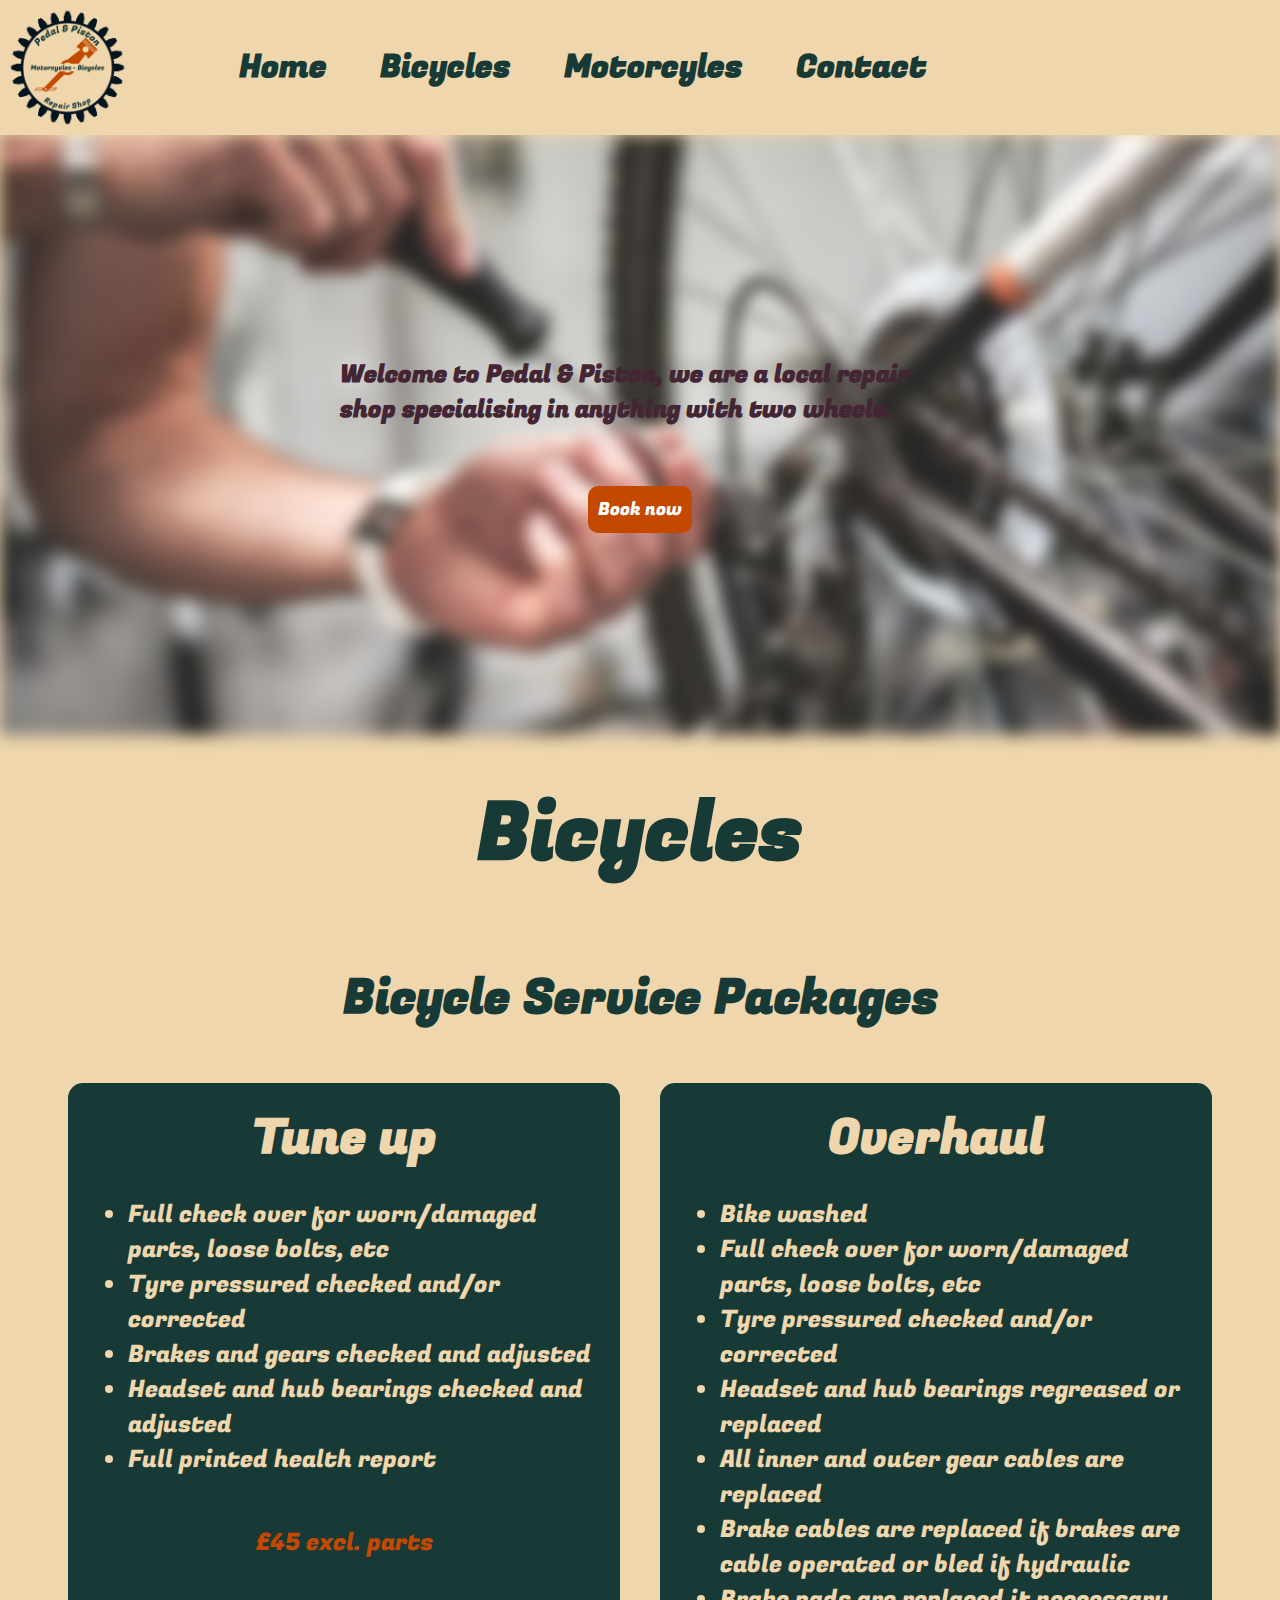
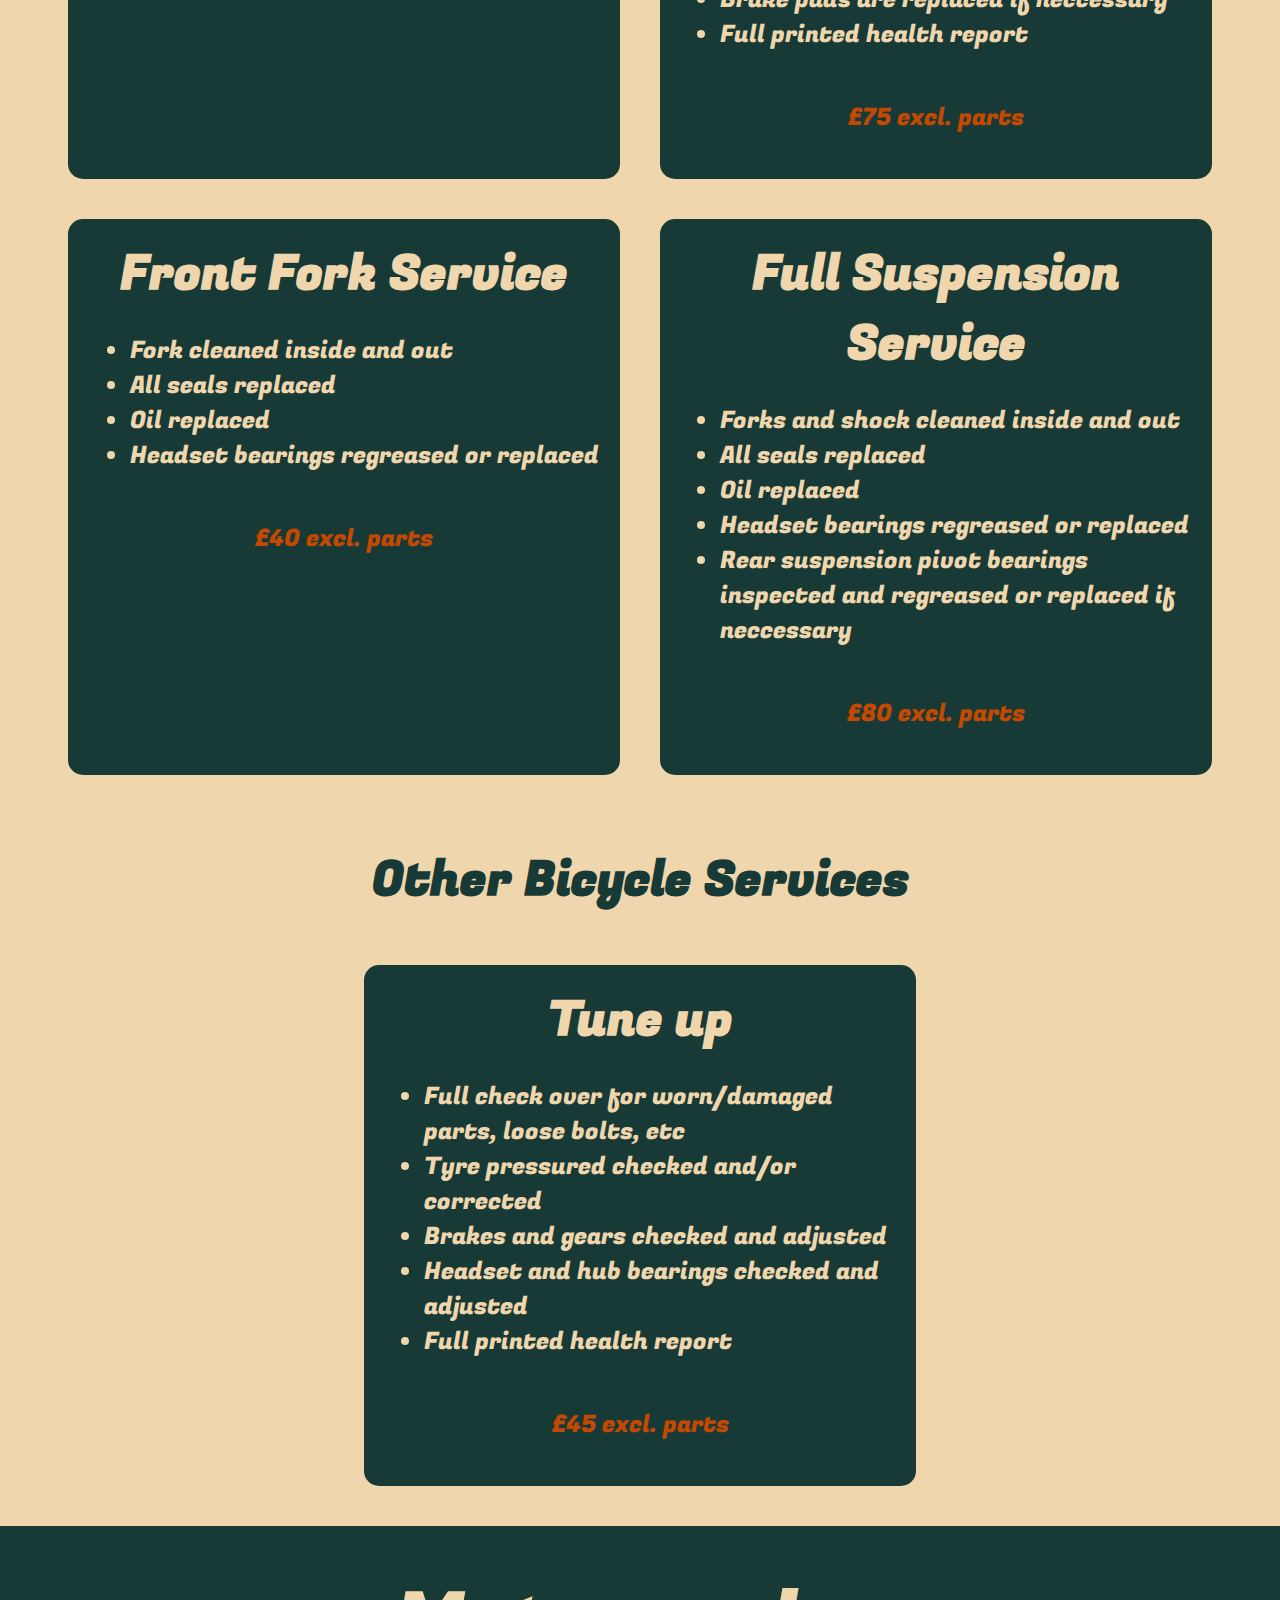
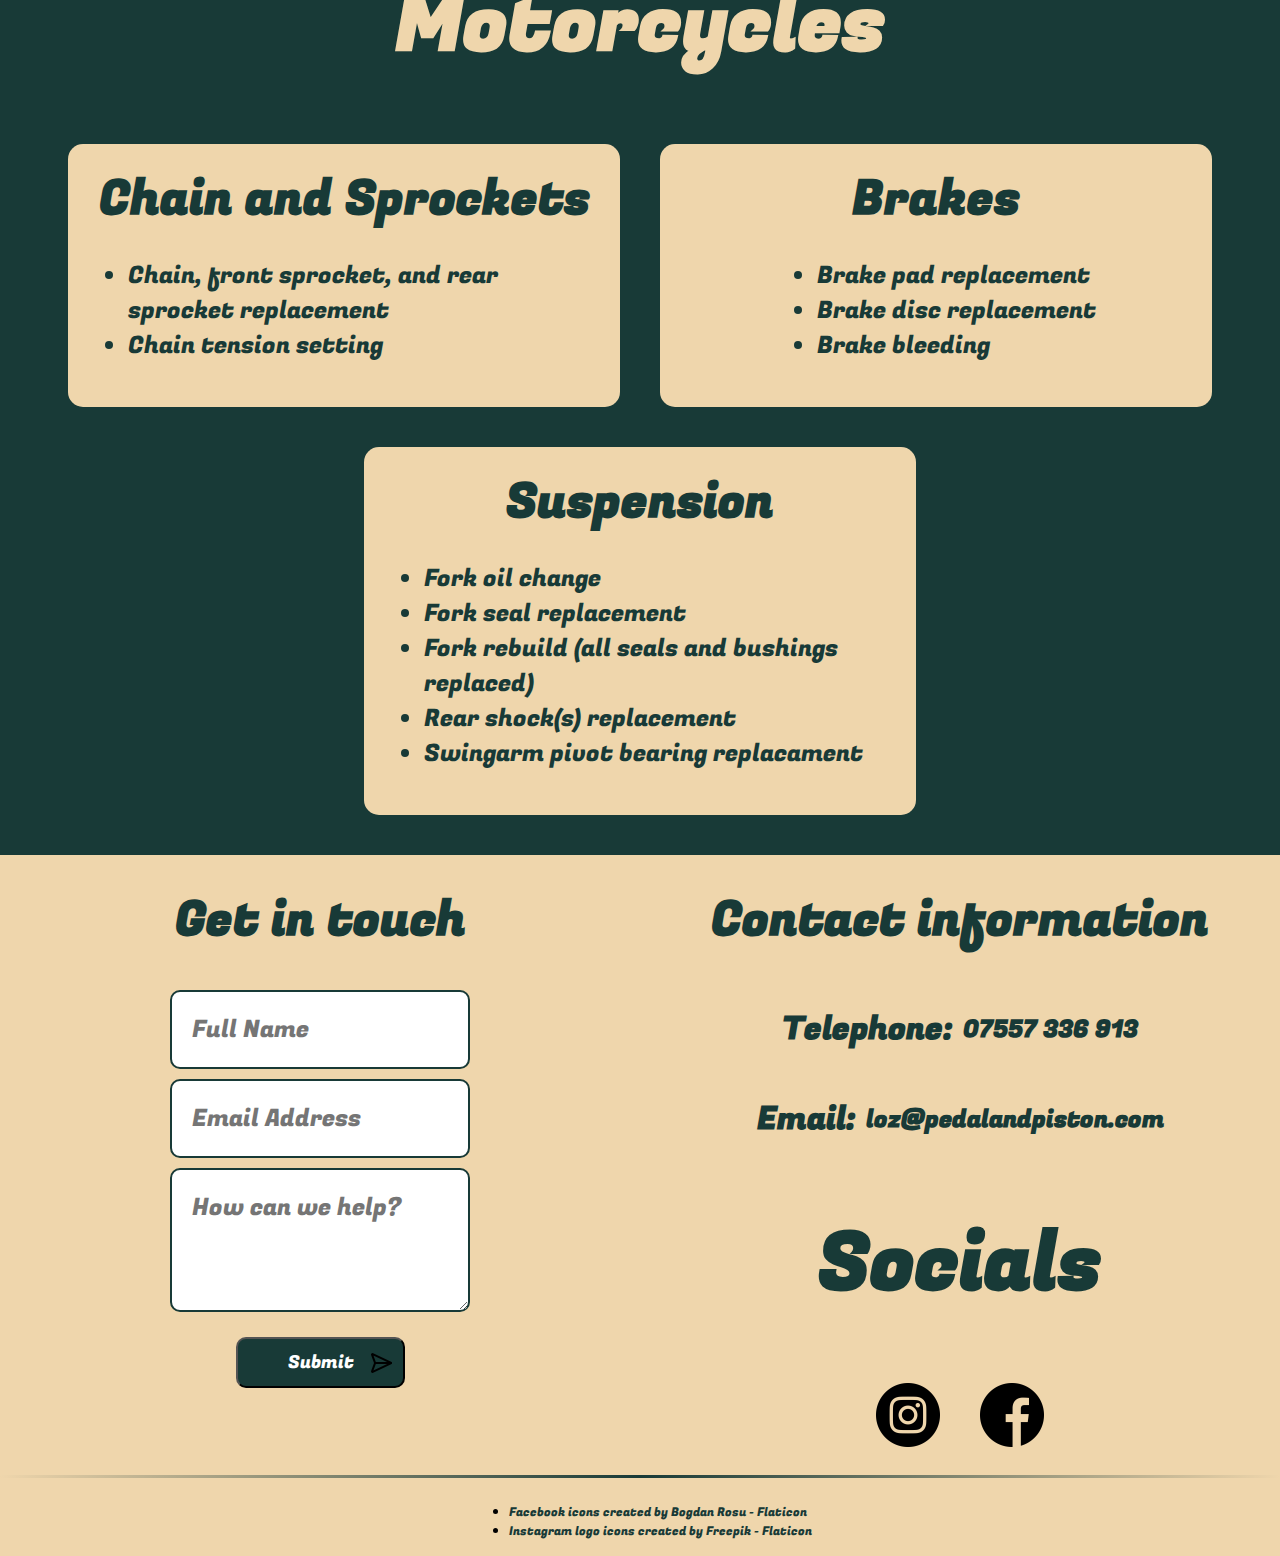
<file: index.html>
<!DOCTYPE html>
<html lang="en">
<head>
    <title>Pedal and Piston - Home</title>
    <link rel="stylesheet" href="style.css">
    <link href="https://fonts.googleapis.com/css2?family=Fugaz+One&display=swap" rel="stylesheet">
    <meta name="format-detection" content="telephone=no">
    
</head>
<body>
    <header>
        <a class="img_link" href="index.html"><img id="logo" src="imgs/Pedal and Piston Logo Colour Square.png"></a>
        <ul id="navbar">
            <li><a class="nav_button" href="index.html">Home</a></li>
            <li></li><a class="nav_button" href="#bicycles">Bicycles</a></li>
            <li></li><a class="nav_button" href="#motorcycles">Motorcyles</a></li>
            <li></li><a class="nav_button" href="#contact_page">Contact</a></li>
        </ul>
    </header>
    <section id="home">
        <div id="hero">
            <div id="hero_bg"></div>
            <div id="hero_content">
                <h2 id="hero_text">Welcome to Pedal & Piston, we are a local repair shop specialising in anything with two wheels.</h2>
                <a class="book_button" href="#contact_page">Book now</a>
            </div>
        </div>
    </section>
    </section>
    <section id="bicycles">   
        <h1 class="section_heading">Bicycles</h1>
        <h2 class="section_subheading">Bicycle Service Packages</h2>
        <div class="flex_grid">
            <div class="service_item_bicycle">
                <h2 class="subsection_subheading">Tune up</h2>
                <ul>
                    <li>Full check over for worn/damaged parts, loose bolts, etc</li>
                    <li>Tyre pressured checked and/or corrected</li>
                    <li>Brakes and gears checked and adjusted</li>
                    <li>Headset and hub bearings checked and adjusted</li>
                    <li>Full printed health report</li>
                </ul>
                <p class="price">£45 excl. parts</p>
            </div>
            <div class="service_item_bicycle">
                <h2 class="subsection_subheading">Overhaul</h2>
                <ul>
                    <li>Bike washed</li>
                    <li>Full check over for worn/damaged parts, loose bolts, etc</li>
                    <li>Tyre pressured checked and/or corrected</li>
                    <li>Headset and hub bearings regreased or replaced</li>
                    <li>All inner and outer gear cables are replaced</li>
                    <li>Brake cables are replaced if brakes are cable operated or bled if hydraulic</li>
                    <li>Brake pads are replaced if neccessary</li>
                    <li>Full printed health report</li>
                </ul>
                <p class="price">£75 excl. parts</p>
            </div>
            <div class="service_item_bicycle">
                <h2 class="subsection_subheading">Front Fork Service</h2>
                <ul>
                    <li>Fork cleaned inside and out</li>
                    <li>All seals replaced</li>
                    <li>Oil replaced</li>
                    <li>Headset bearings regreased or replaced</li>
                </ul>
                <p class="price">£40 excl. parts</p>
            </div>
            <div class="service_item_bicycle">
                <h2 class="subsection_subheading">Full Suspension Service</h2>
                <ul>
                    <li>Forks and shock cleaned inside and out</li>
                    <li>All seals replaced</li>
                    <li>Oil replaced</li>
                    <li>Headset bearings regreased or replaced</li>
                    <li>Rear suspension pivot bearings inspected and regreased or replaced if neccessary</li>
                </ul>
                <p class="price">£80 excl. parts</p>
            </div>
        </div>
        <h2 class="section_subheading">Other Bicycle Services</h2>
        <div class="flex_grid">
            <div class="service_item_bicycle">
                <h2 class="subsection_subheading">Tune up</h2>
                <ul>
                    <li>Full check over for worn/damaged parts, loose bolts, etc</li>
                    <li>Tyre pressured checked and/or corrected</li>
                    <li>Brakes and gears checked and adjusted</li>
                    <li>Headset and hub bearings checked and adjusted</li>
                    <li>Full printed health report</li>
                </ul>
                <p class="price">£45 excl. parts</p>
            </div>
        </div>
    </section>
    <section id="motorcycles">
        <h1 class="section_heading">Motorcycles</h1>
        <div class="flex_grid">
            <div class="service_item_motorcycle">
                <h2 class="subsection_subheading">Chain and Sprockets</h2>
                <ul>
                    <li>Chain, front sprocket, and rear sprocket replacement</li>
                    <li>Chain tension setting</li>
                </ul>
            </div>
            <div class="service_item_motorcycle">
                <h2 class="subsection_subheading">Brakes</h2>
                <ul>
                    <li>Brake pad replacement</li>
                    <li>Brake disc replacement</li>
                    <li>Brake bleeding</li>
                </ul>
            </div>
            <div class="service_item_motorcycle">
                <h2 class="subsection_subheading">Suspension</h2>
                <ul>
                    <li>Fork oil change</li>
                    <li>Fork seal replacement</li>
                    <li>Fork rebuild (all seals and bushings replaced)</li>
                    <li>Rear shock(s) replacement</li>
                    <li>Swingarm pivot bearing replacament</li>
                </ul>
            </div>
        </div>
    </section>
    <section id="contact_page">
        <form id="contact_form" action="https://api.web3forms.com/submit" method="POST">
            <input type="hidden" name="access_key" value="0b3f6f1a-5223-4924-8458-ddf4ab278a20">
            <h1 class="section_subheading">Get in touch</h1>
            <input type="text" name="name" placeholder="Full Name" class="contact_input">
            <input type="text" name="email" placeholder="Email Address" class="contact_input">
            <textarea name="details" placeholder="How can we help?" class="contact_input" id="message"></textarea>
            <button id="submit_button" type="submit">Submit<img id="submit_icon" src="imgs/send-horizontal.svg"/></button>
            
        </form>
        <div id="contact_info">
            <h1 class="section_subheading">Contact information</h1>
            <div class="label_and_content">
                <h1 class="label">Telephone: </h1>
                <h2 class="contact_detail">07557 336 913</h2>
            </div>
            <div class="label_and_content">
                <h1 class="label">Email: </h1>
                <h2 class="contact_detail">loz@pedalandpiston.com</h2>
            </div>
            <h1 class="section_heading">Socials</h1>
            <div id="social_icons">
                <a class="img_link" href="https://www.instagram.com/pedalandpistonrepair/" target="_blank"><img class="social_icon" src="imgs/instagram.png"></a>
                <a class="img_link" href="https://www.facebook.com/profile.php?id=61574399960883" target="_blank"><img class="social_icon" src="imgs/facebook.png"></a>
            </div>
        </div>
    </section>
    <hr class="style-one">
    <div class="footer">
        <ul id="credits">
            <li><a class="credit" href="https://www.flaticon.com/free-icons/facebook" target="_blank" title="facebook icons">Facebook icons created by Bogdan Rosu - Flaticon</a></li>
            <li><a class="credit" href="https://www.flaticon.com/free-icons/instagram-logo" target="_blank" title="instagram logo icons">Instagram logo icons created by Freepik - Flaticon</a></li>
        </ul>
    </div>
</body>
</html>
</file>
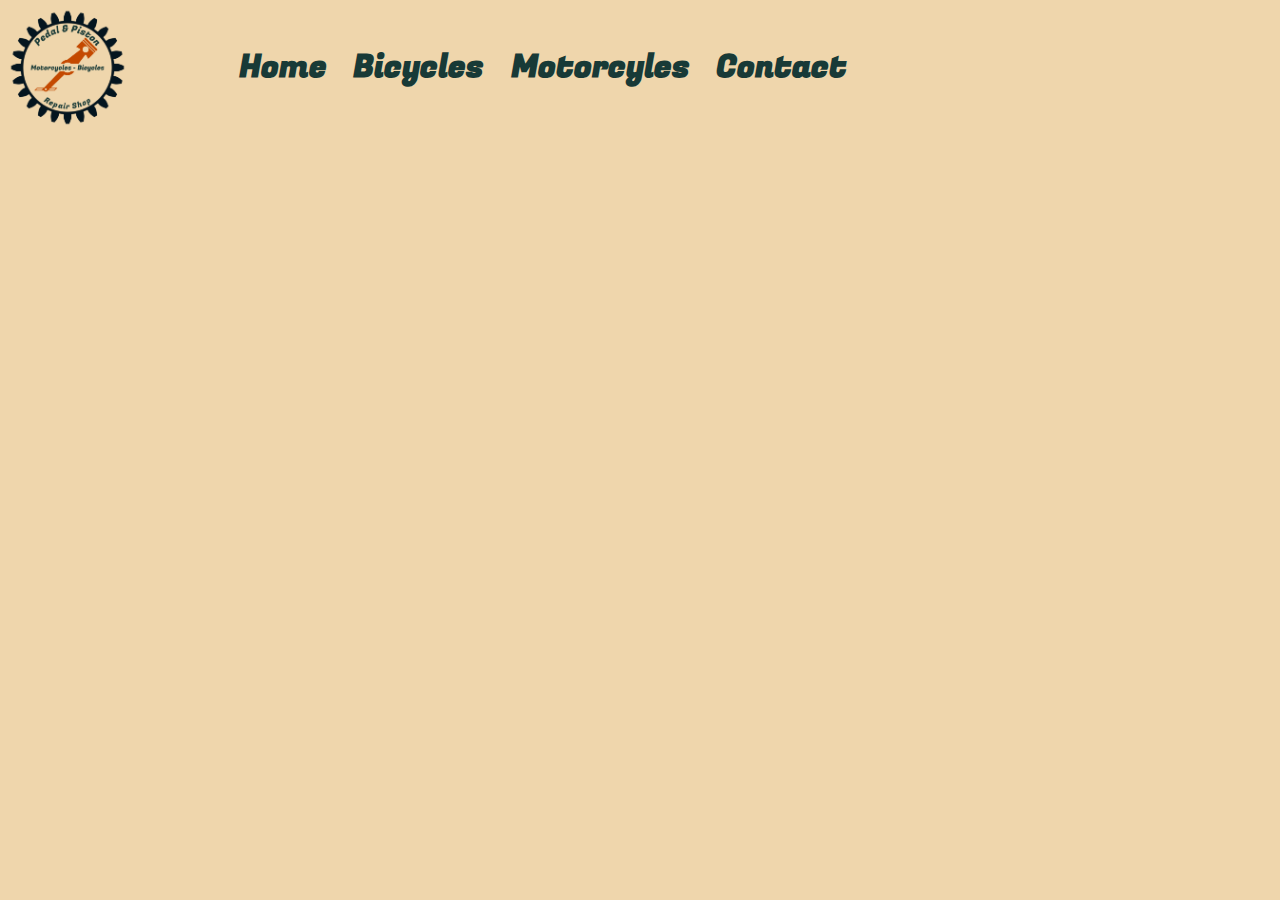
<file: form_submission.html>
<!DOCTYPE html>
<html lang="en">
<head>
    <title>Pedal and Piston</title>
    <link rel="icon" type="image/x-icon" href="imgs/Pedal_and_Piston_Logo_Colour_No_Background.ico">
    <link rel="stylesheet" href="style.css">
    <link href="https://fonts.googleapis.com/css2?family=Fugaz+One&display=swap" rel="stylesheet">
    <meta name="format-detection" content="telephone=no">
    <meta charset="UTF-8">
</head>
<body>
    <header>
        <a class="img_link" href="index.html"><img id="logo" src="imgs/Pedal_and_Piston_Logo_Colour_Square.png" alt="Pedal and Piston logo"></a>
        <ul id="navbar">
            <li><a class="nav_button" href="index.html">Home</a></li>
            <li><a class="nav_button" href="#bicycles">Bicycles</a></li>
            <li><a class="nav_button" href="#motorcycles">Motorcyles</a></li>
            <li><a class="nav_button" href="#contact_page">Contact</a></li>
        </ul>
    </header>
    <div id="contact_confirmation_page">
    <h1 class="contact_confirmation_text">Thanks for contacting Pedal and Piston, we will get back to you as soon as possible</h1>
    <h2 class="contact_confirmation_text">To return to the homepage <a href ="index.html" class="contact_confirmation_text">click here</a></h2>
    </div>
</body>
</html>
</file>
<file: style.css>
:root{
    scroll-padding-top: 15vh;
}

body{
    background-color: #EFD6AC;
    margin: 0;
    padding: 0;
}

header {
    position: fixed;
    z-index: 1000;
    background-color: #EFD6AC;
    top: 0;
    left: 0;
    width: 100%;
    display: flex;
    column-gap: 5%;
    align-items: center;
    height: 15vh;
}

#navbar{
    display: flex;
    align-items: center;
    column-gap: 5%;
    list-style: none;
}

#hero {
    position: relative;
    width: 100%;
    height: 600px;
    margin-top: 15vh;
    display: flex;
    align-items: center;
    justify-content: center;
}

#hero_bg{
    position: absolute;
    width: 100%;
    height: 100%;
    background-image: url('imgs/Bicycle mechanic.jpg');
    background-size: cover;
    background-position: center;
    filter: blur(8px);
    z-index: 1;
}

#hero_content{
    position: relative;
    width: 50%;
    z-index: 2;
    display: flex;
    flex-direction: column;
    justify-content: start;
    align-items: center;
}

#bicycles{
    display: flex;
    flex-direction: column;
    align-items: center;
    background-color: #efd6ac;
    color: #183A37;
    width: 100%;
}

#motorcycles{
    display: flex;
    flex-direction: column;
    align-items: center;
    background-color: #183a37;
    color: #efd6ac;
    width: 100%;
}

#contact_page{
    display: flex;
    justify-content: center;
    align-items: start;
    color: #183A37;
}

#logo{
    height: 100%;
}

.nav_button{
    text-decoration: none;
    color: #183A37;
    font-family: 'Fugaz One';
    font-weight: bold;
    transition: 0.3s ease-in-out;
    font-size: 200%;
}

.nav_button:hover{
    color: #C44900;
}

hr.style-one {
    border: 0;
    height: 3px;
    background: #333;
    background-image: linear-gradient(to right, #efd6ac, #183a37, #efd6ac);
}

#contact_info{
    display: flex;
    flex-direction: column;
    align-items: center;
    width: 50%;
}

#contact_form{
    display: flex;
    flex-direction: column;
    align-items: center;
    width: 50%;
}

.section_heading{
    text-decoration: none;
    font-family: 'Fugaz One';
    font-weight: bold;
    font-size: 500%;
    padding: 0;
    margin: 40px;
    text-align: center;
}

.section_subheading{
    text-decoration: none;
    font-family: 'Fugaz One';
    font-weight: bold;
    font-size: 300%;
    padding: 0;
    margin: 30px;
    text-align: center;
}

.subsection_subheading{
    text-decoration: none;
    font-family: 'Fugaz One';
    font-weight: bold;
    font-size: 200%;
    padding: 0;
    margin: 0;
    text-align: center;
}

.social_icon {
    width: 10%;
    margin: 20px;
    transition: all 0.2s ease-in-out;
}

.social_icon:hover{
    transform: scale(1.1);
}

#social_icons{
    display: flex;
    justify-content: center;
}

.footer{
    display: flex;
    justify-content: center;
}

.label_and_content{
    display: flex;
    justify-content: center;
    align-items: center;
}

.label{
    margin-right: 10px;
    color: #183A37;
    font-family: 'Fugaz One';
    font-weight: bold;
}

.contact_detail{
    color: #183A37;
    font-family: 'Fugaz One';
    text-decoration: none;
}

#credits{
    justify-items: start;
}

.credit{
    text-decoration: none;
    font-family: 'Fugaz One';
    font-size: 12px;
    color: #183A37;
}

.img_link{
    display: contents;
}

#contact_form{
    display: flex;
    flex-direction: column;
    align-items: center;
    width: 50%;
}

.contact_input{
    width: 40%;
    margin: 5px;
    padding: 20px;
    border-radius: 10px;
    border: 2px solid #183A37;
    font-family: "Fugaz One";
    font-size: 150%;
}

#message{
    height: 100px;
}

#submit_button{
    border-radius: 10px;
    font-family: "Fugaz One";
    font-size: 18px;
    background-color: #183A37;
    color: white;
    padding: 10px;
    padding-left: 50px;
    transition: all 0.2s ease-in-out;
    margin: 20px;
    display: flex;
    align-items: center;
    justify-content: space-between;
}

.book_button{
    border-radius: 10px;
    font-family: "Fugaz One";
    font-size: 18px;
    background-color: #c44900;
    color: white;
    padding: 10px;
    transition: all 0.2s ease-in-out;
    margin: 20px;
    display: flex;
    align-items: center;
    text-decoration: none;
}

.submit_button:hover{
    transform: scale(1.1);
}

.book_button:hover{
    transform: scale(1.1);
}

#hero_text{
    color: #432534;
    font-family: "Fugaz One";
    padding: 20px;

}

.flex_grid{
    display: flex;
    justify-content: center;
    flex-wrap: wrap;
    padding-bottom: 20px;
    width: 100%;
}

.service_item_bicycle{
    display: flex;
    flex-direction: column;
    align-items: center;
    justify-content: start;
    background-color: #183A37;
    border-radius: 15px;
    color: #efd6ac;
    padding: 20px;
    margin: 20px;
    font-size: 150%;
    font-family: "Fugaz One";
    width: 40%;
}

.service_item_motorcycle{
    display: flex;
    flex-direction: column;
    align-items: center;
    justify-content: start;
    background-color: #efd6ac;
    border-radius: 15px;
    color: #183A37;
    padding: 20px;
    margin: 20px;
    font-size: 150%;
    font-family: "Fugaz One";
    width: 40%;
}

.price{
    text-decoration: none;
    font-family: 'Fugaz One';
    font-size: 100%;
    color: #C44900;
}

#submit_icon{
    padding-left: 15px;
    fill: white;
}

@media (max-width: 1000px){
    :root{
        scroll-padding-top: 25vh;
    }
  }

@media (max-width: 1000px) {
    header{
        height: 25vh;
    }
  }

@media (max-width: 1000px) {
    #navbar{
      flex-direction: column;
    }
  }

  @media (max-width: 1000px) {
    #hero{
      margin-top: 25vh;
    }
  }
</file>
